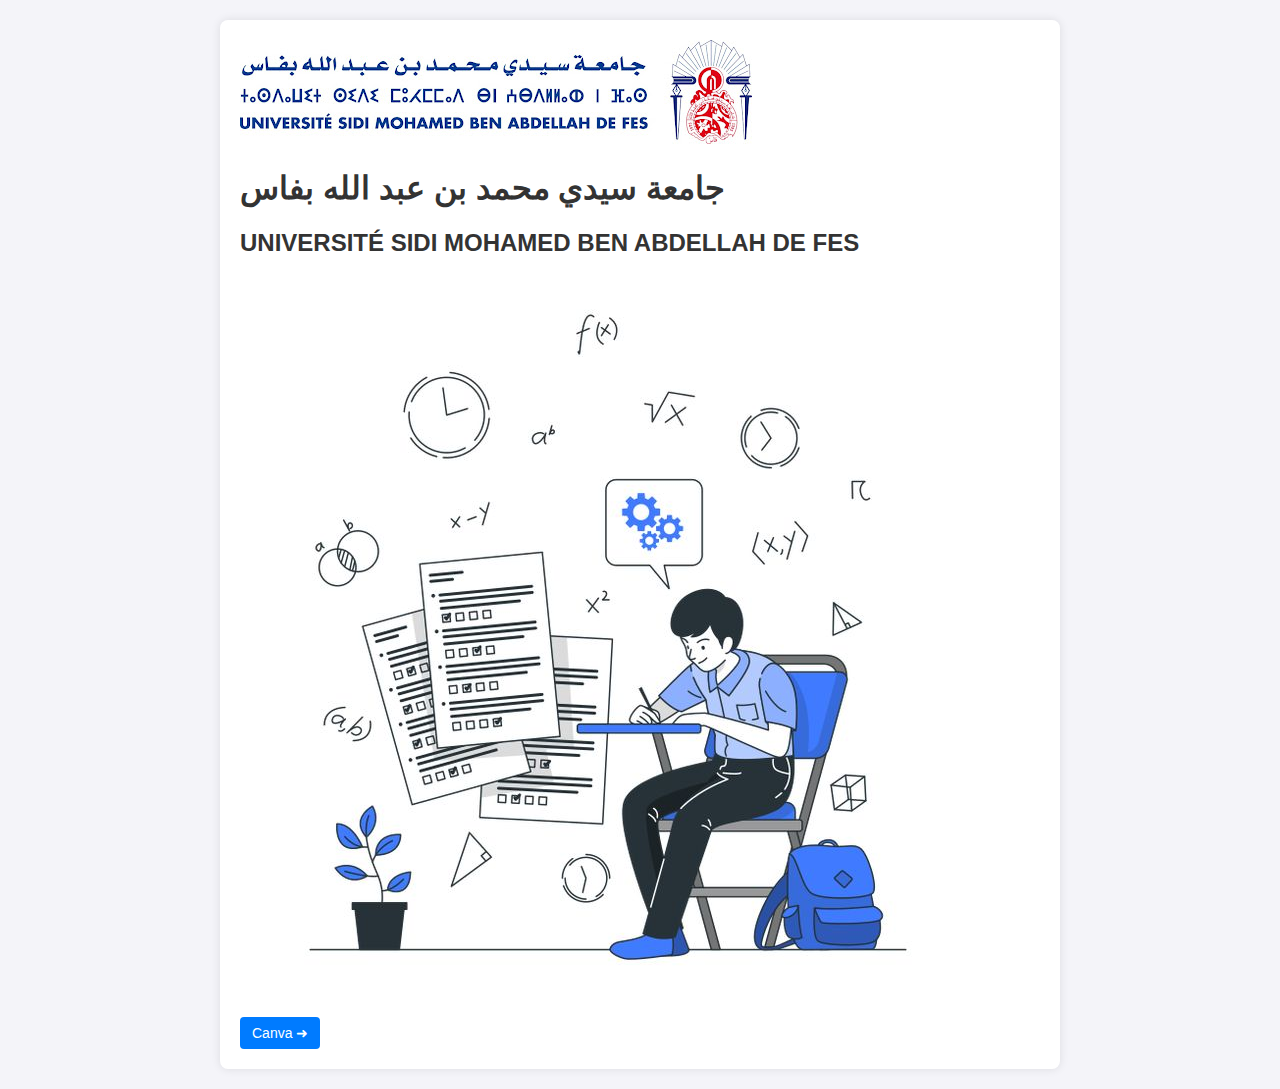
<file: index.html>
<!DOCTYPE html>
<html lang="fr">
<head>
    <meta charset="UTF-8">
    <meta name="viewport" content="width=device-width, initial-scale=1.0">
    <title>Design Exemple</title>
    <link rel="stylesheet" href="styyle.css">
</head>
<body>
    <div class="container">
        <!-- En-tête Université -->
        <div class="header">
            <img src="./unnamed.jpg" alt="Logo Université" class="logo">
            <h1>جامعة سيدي محمد بن عبد الله بفاس</h1>
            <h2>UNIVERSITÉ SIDI MOHAMED BEN ABDELLAH DE FES</h2>
        </div>

        <!-- Section principale -->
        <div class="content">
            <div class="illustration">
                <img src="./31ce82c22ba66d9a66748179fbb8cc78.jpg" >
            </div>
            <div class="right-box">
                <button class="button">
                    Canva
                    <span class="arrow">➜</span>
                </button>
            </div>
        </div>
    </div>
</body>
</html>
</file>
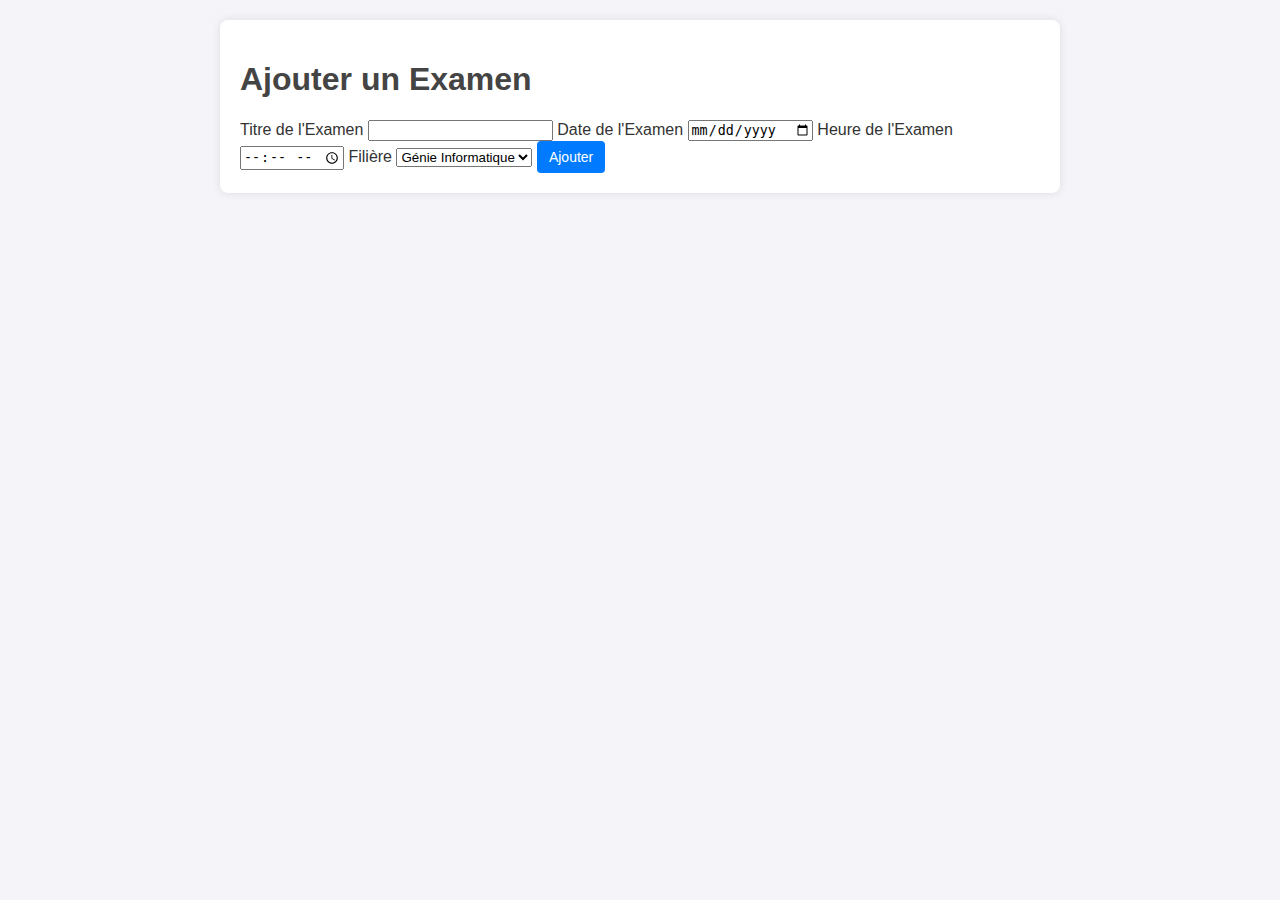
<file: add-exam.html>
<!DOCTYPE html>
<html lang="en">
<head>
    <meta charset="UTF-8">
    <meta name="viewport" content="width=device-width, initial-scale=1.0">
    <title>Ajouter un Examen</title>
    <link rel="stylesheet" href="styles.css">
</head>
<body>
    <div class="container">
        <h1>Ajouter un Examen</h1>
        <form>
            <label for="exam-title">Titre de l'Examen</label>
            <input type="text" id="exam-title" name="exam-title" required>
            
            <label for="exam-date">Date de l'Examen</label>
            <input type="date" id="exam-date" name="exam-date" required>
            
            <label for="exam-time">Heure de l'Examen</label>
            <input type="time" id="exam-time" name="exam-time" required>
            
            <label for="exam-filiere">Filière</label>
            <select id="exam-filiere" name="exam-filiere">
                <option value="genie-info">Génie Informatique</option>
                <option value="genie-meca">Génie Mécanique</option>
                <option value="genie-civil">Génie Civil</option>
            </select>
            
            <button type="submit">Ajouter</button>
        </form>
    </div>
</body>
</html>
</file>
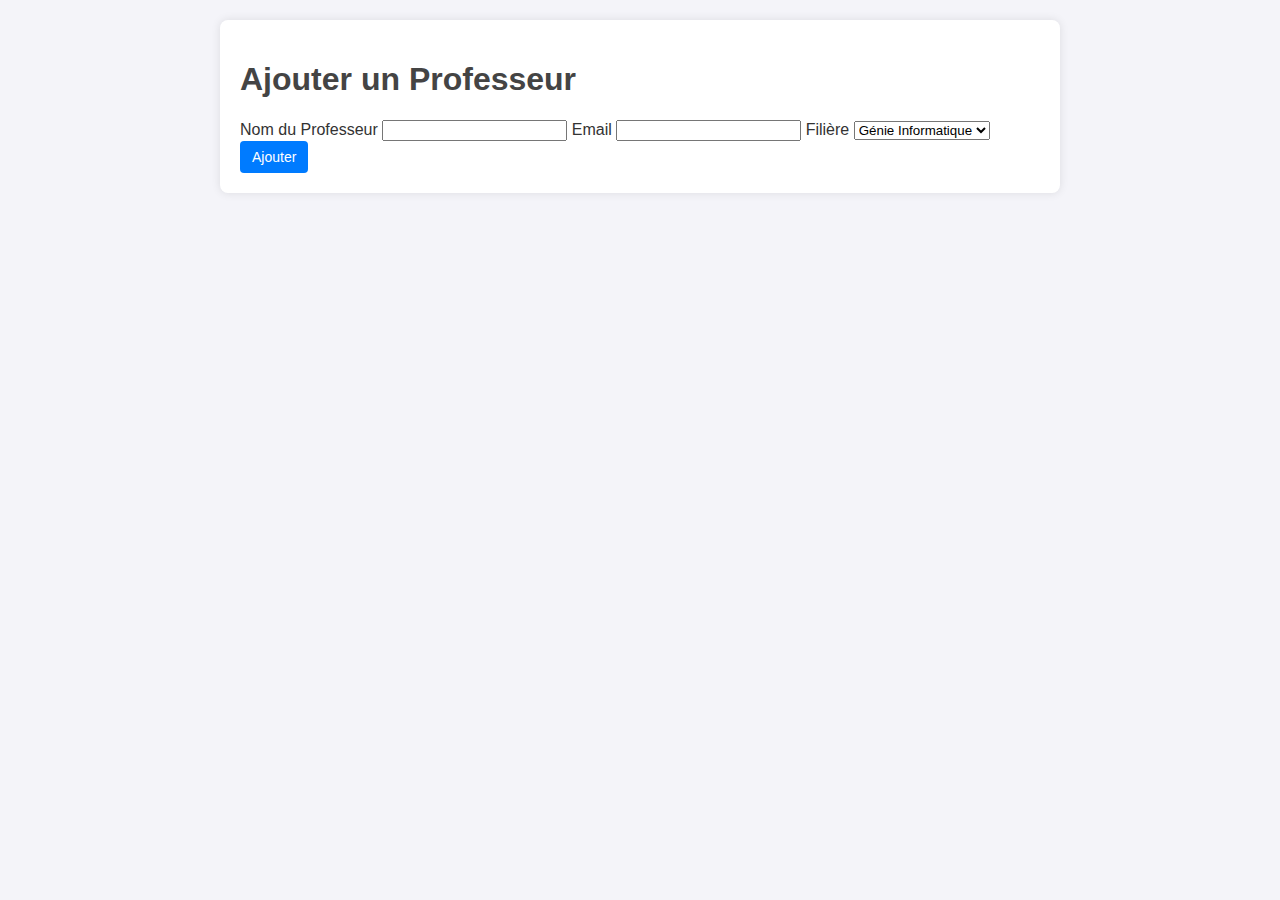
<file: add-prof.html>
<!DOCTYPE html>
<html lang="en">
<head>
    <meta charset="UTF-8">
    <meta name="viewport" content="width=device-width, initial-scale=1.0">
    <title>Ajouter un Professeur</title>
    <link rel="stylesheet" href="styles.css">
</head>
<body>
    <div class="container">
        <h1>Ajouter un Professeur</h1>
        <form>
            <label for="prof-name">Nom du Professeur</label>
            <input type="text" id="prof-name" name="prof-name" required>
            
            <label for="prof-email">Email</label>
            <input type="email" id="prof-email" name="prof-email" required>
            
            <label for="prof-filiere">Filière</label>
            <select id="prof-filiere" name="prof-filiere">
                <option value="genie-info">Génie Informatique</option>
                <option value="genie-meca">Génie Mécanique</option>
                <option value="genie-civil">Génie Civil</option>
            </select>
            
            <button type="submit">Ajouter</button>
        </form>
    </div>
</body>
</html>
</file>
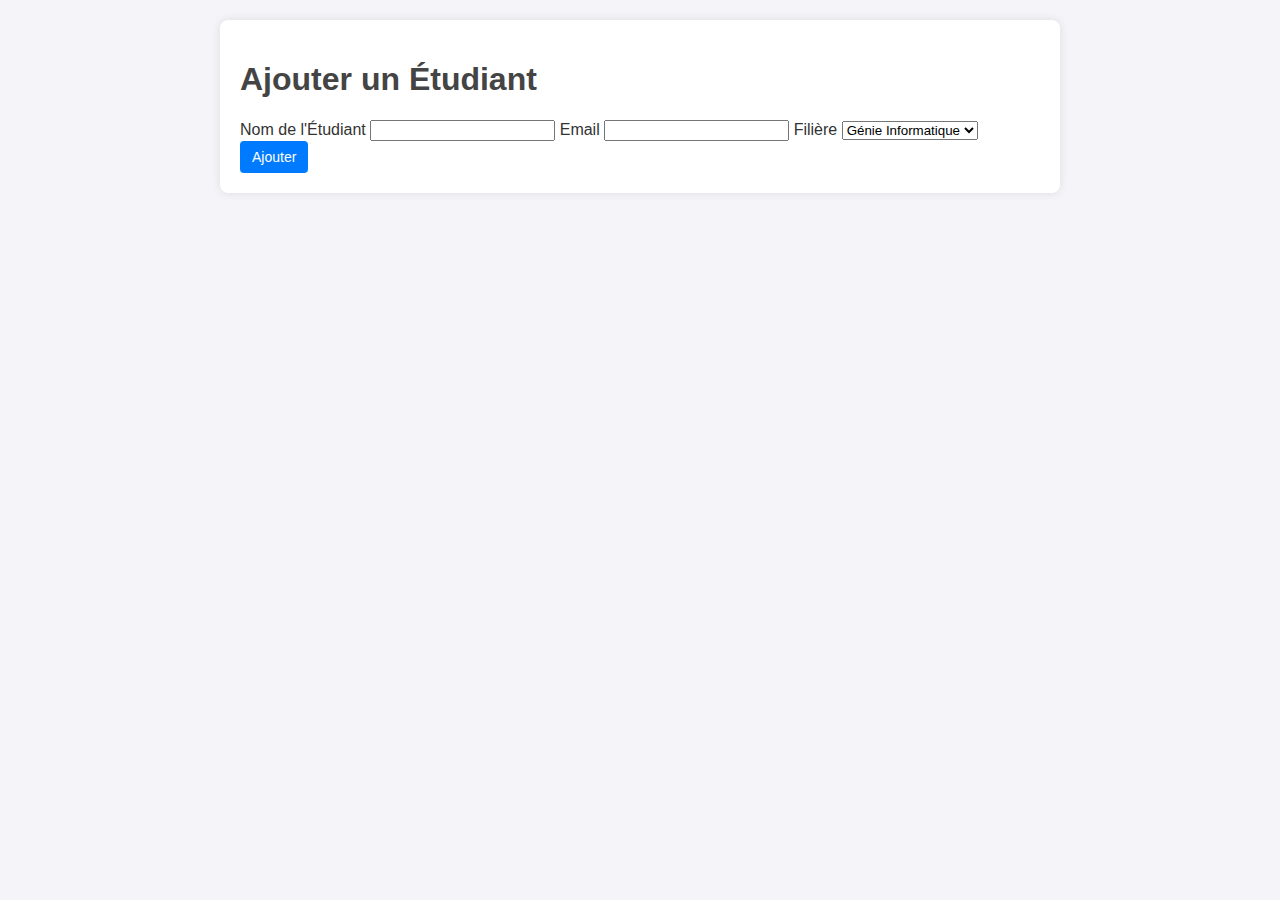
<file: add-student.html>
<!DOCTYPE html>
<html lang="en">
<head>
    <meta charset="UTF-8">
    <meta name="viewport" content="width=device-width, initial-scale=1.0">
    <title>Ajouter un Étudiant</title>
    <link rel="stylesheet" href="styles.css">
</head>
<body>
    <div class="container">
        <h1>Ajouter un Étudiant</h1>
        <form>
            <label for="student-name">Nom de l'Étudiant</label>
            <input type="text" id="student-name" name="student-name" required>
            
            <label for="student-email">Email</label>
            <input type="email" id="student-email" name="student-email" required>
            
            <label for="student-filiere">Filière</label>
            <select id="student-filiere" name="student-filiere">
                <option value="genie-info">Génie Informatique</option>
                <option value="genie-meca">Génie Mécanique</option>
                <option value="genie-civil">Génie Civil</option>
            </select>
            
            <button type="submit">Ajouter</button>
        </form>
    </div>
</body>
</html>
</file>
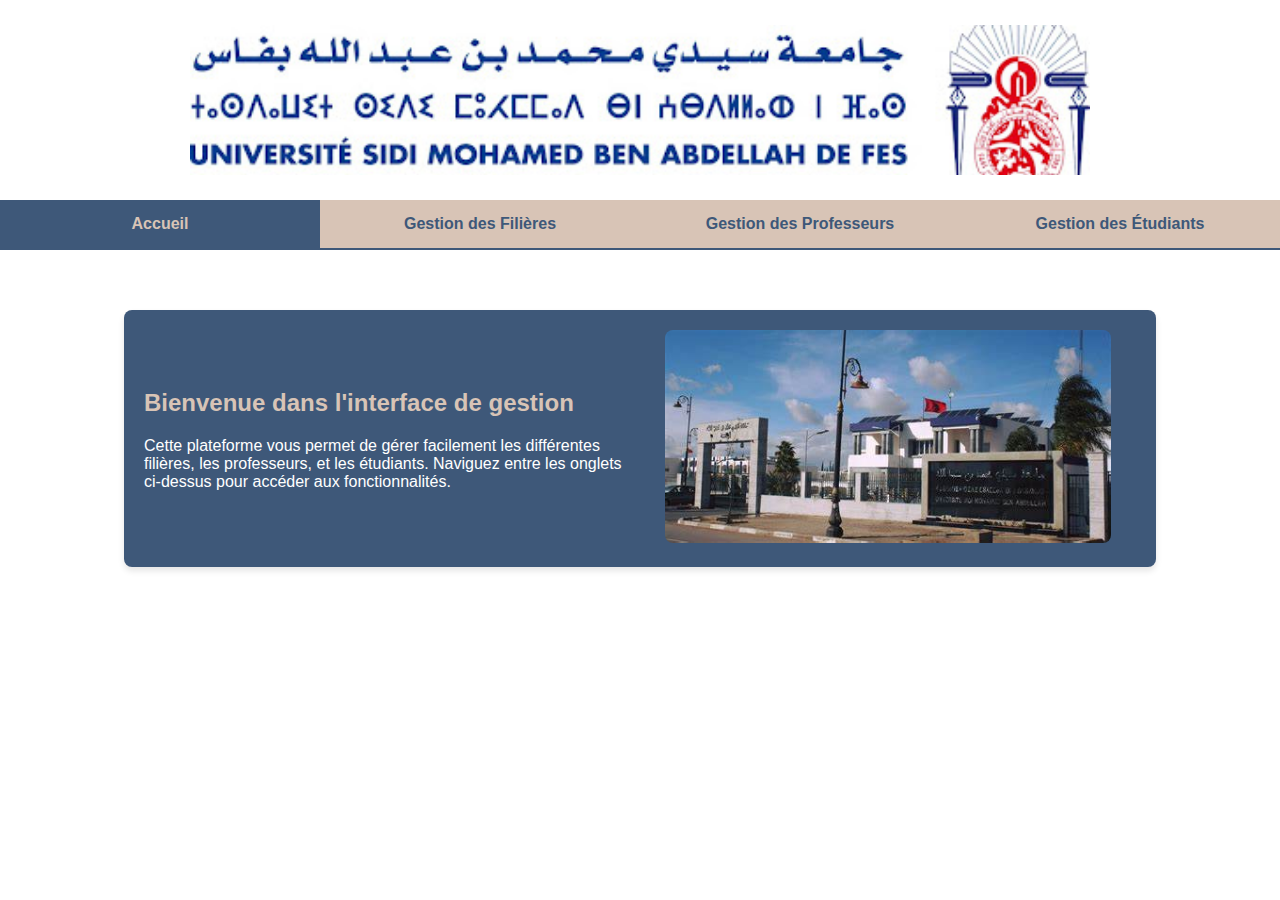
<file: admin.html>
<!DOCTYPE html>
<html lang="en">

<head>
    <meta charset="UTF-8">
    <meta name="viewport" content="width=device-width, initial-scale=1.0">
    <title>Interface de Gestion</title>
    <style>
        body {
            font-family: Arial, sans-serif;
            margin: 0;
            padding: 0;
            background-color: white;
            color: #3E5879;
        }

        /* Header */
        .header {
            width: 100%;
            height: 200px;
            position: relative;
            overflow: hidden;
            display: flex;
            justify-content: center;
            align-items: center;
        }

        .header img {
            width: 900px;
            height: 150px;
            object-fit: cover;
            object-position: center;
        }

        /* Tabs */
        .tabs {
            display: flex;
            background-color: #D8C4B6;
            color: #3E5879;
            font-weight: bold;
            border-bottom: 2px solid #3E5879;
        }

        .tab {
            flex: 1;
            text-align: center;
            padding: 15px;
            cursor: pointer;
            transition: background-color 0.3s ease, color 0.3s ease;
        }

        .tab.active {
            background-color: #3E5879;
            color: #D8C4B6;
        }

        .tab:hover {
            background-color: #CBB29D;
        }

        /* Tab Content */
        .tab-content {
            display: none;
            padding: 20px;
        }

        .tab-content.active {
            display: block;
        }

        /* Accueil Section */
        .accueil-container {
            display: flex;
            justify-content: center;
            align-items: center;
            margin: 40px auto;
            width: 80%;
            background-color: #3E5879;
            padding: 20px;
            border-radius: 8px;
            box-shadow: 0 4px 6px rgba(0, 0, 0, 0.1);
        }

        .accueil-text {
            flex: 1;
            color: white;
        }

        .accueil-text h2 {
            color: #D8C4B6;
            margin-bottom: 20px;
        }

        .accueil-image {
            flex: 1;
            text-align: center;
        }

        .accueil-image img {
            max-width: 90%;
            height: auto;
            border-radius: 8px;
        }

        /* Form Elements */
        label {
            display: block;
            margin-bottom: 8px;
            font-weight: bold;
        }

        input,
        select,
        textarea,
        button {
            width: 100%;
            padding: 10px;
            margin-bottom: 16px;
            border: 1px solid #ccc;
            border-radius: 4px;
            box-sizing: border-box;
        }

        button {
            background-color: #3E5879;
            color: white;
            border: none;
            cursor: pointer;
            padding: 10px 20px;
            font-size: 16px;
        }

        button:hover {
            background-color: #2C3E50;
        }

        .multi-select {
            width: 100%;
            height: 120px;
        }

        .delete-btn {
            background-color: #FF0000;
            color: white;
            padding: 5px 10px;
            border: none;
            cursor: pointer;
            margin-left: 10px;
        }

        .delete-btn:hover {
            background-color: #cc0000;
        }

        .matiere-item {
            display: flex;
            justify-content: space-between;
            align-items: center;
        }

        .matiere-item+.matiere-item {
            margin-top: 10px;
        }
    </style>
</head>

<body>
    <!-- Header Section -->
    <div class="header">
        <img src="unnamed.jpg" alt="Header Image">
    </div>

    <!-- Tabs -->
    <div class="tabs">
        <div class="tab active" data-tab="tab-accueil">Accueil</div>
        <div class="tab" data-tab="tab-filiere">Gestion des Filières</div>
        <div class="tab" data-tab="tab-prof">Gestion des Professeurs</div>
        <div class="tab" data-tab="tab-student">Gestion des Étudiants</div>
    </div>

    <!-- Tab Content -->
    <div id="tab-accueil" class="tab-content active">
        <div class="accueil-container">
            <div class="accueil-text">
                <h2>Bienvenue dans l'interface de gestion</h2>
                <p>
                    Cette plateforme vous permet de gérer facilement les différentes filières,
                    les professeurs, et les étudiants. Naviguez entre les onglets ci-dessus pour accéder
                    aux fonctionnalités.
                </p>
            </div>
            <div class="accueil-image">
                <img src="WhatsApp Image 2024-12-19 at 22.18.48_e99d7042.jpg" alt="Accueil Image">
            </div>
        </div>
    </div>

    <!-- Gestion des Filières -->
    <div id="tab-filiere" class="tab-content">
        <h2>Gérer les Filières</h2>
        <label for="filiere-name">Nom de la Filière</label>
        <input type="text" id="filiere-name" placeholder="Saisir le nom de la filière" required>

        <label for="filiere-students">Nombre d'Étudiants</label>
        <input type="number" id="filiere-students" placeholder="Nombre d'étudiants" required>

        <label for="filiere-matieres">Matières</label>
        <div id="filiere-matieres-container">
            <input type="text" id="matiere-name" placeholder="Ajouter une matière" required>
            <button type="button" onclick="addMatiere()">Ajouter Matière</button>
        </div>
        <ul id="matiere-list"></ul>

        <button type="button" onclick="addFiliere()">Ajouter la Filière</button>
    </div>

    <!-- Gestion des Professeurs -->
    <div id="tab-prof" class="tab-content">
        <h2>Gérer les Professeurs</h2>
        <label for="prof-name">Nom du Professeur</label>
        <input type="text" id="prof-name" placeholder="Saisir le nom complet" required>

        <label for="prof-email">Adresse Mail</label>
        <input type="email" id="prof-email" placeholder="Saisir l'adresse email" required>

        <label for="prof-password">Mot de Passe</label>
        <input type="password" id="prof-password" placeholder="Créer un mot de passe" required>

        <label for="prof-filieres">Filières Enseignées</label>
        <select id="prof-filieres" required>
            <!-- Filières dynamically populated here -->
        </select>

        <label for="prof-matieres">Matières Enseignées</label>
        <select id="prof-matieres" required>
            <!-- Matières dynamically populated here -->
        </select>

        <label for="prof-phone">Numéro de Téléphone</label>
        <input type="text" id="prof-phone" placeholder="Saisir le numéro de téléphone" required>

        <button type="button" onclick="addProf()">Ajouter le Professeur</button>
    </div>

    <!-- Gestion des Étudiants -->
    <div id="tab-student" class="tab-content">
        <h2>Gérer les Étudiants</h2>
        <label for="student-name">Nom Complet</label>
        <input type="text" id="student-name" placeholder="Saisir le nom complet" required>

        <label for="student-filiere">Filière</label>
        <select id="student-filiere" required>
            <!-- Filières dynamically populated here -->
        </select>

        <label for="student-email">Adresse Mail</label>
        <input type="email" id="student-email" placeholder="Créer une adresse email" required>

        <label for="student-password">Mot de Passe</label>
        <input type="password" id="student-password" placeholder="Créer un mot de passe" required>

        <button type="button" onclick="addStudent()">Ajouter l'Étudiant</button>
    </div>

    <script>
        const tabs = document.querySelectorAll('.tab');
        const tabContents = document.querySelectorAll('.tab-content');

        tabs.forEach(tab => {
            tab.addEventListener('click', () => {
                tabs.forEach(t => t.classList.remove('active'));
                tabContents.forEach(tc => tc.classList.remove('active'));

                tab.classList.add('active');
                document.getElementById(tab.dataset.tab).classList.add('active');
            });
        });

        let filieres = [
            { name: 'Informatique', matieres: ['Algèbre', 'Programmation', 'Bases de données'] },
            { name: 'Mathématiques', matieres: ['Calcul', 'Algèbre', 'Géométrie'] },
            { name: 'Physique', matieres: ['Mécanique', 'Thermodynamique', 'Electromagnétisme'] }
        ];

        function addFiliere() {
            const name = document.getElementById('filiere-name').value;
            const students = document.getElementById('filiere-students').value;
            const matieres = Array.from(document.getElementById('matiere-list').children).map(li => li.textContent);

            if (name && students && matieres.length > 0) {
                filieres.push({ name, matieres });
                updateFiliereOptions();
                alert(`Filière "${name}" ajoutée avec succès!`);
                resetFiliereForm();
            }
        }

        function addMatiere() {
            const matiereName = document.getElementById('matiere-name').value;
            if (matiereName) {
                const matiereList = document.getElementById('matiere-list');
                const li = document.createElement('li');
                li.textContent = matiereName;
                li.classList.add('matiere-item');
                const deleteButton = document.createElement('button');
                deleteButton.textContent = 'Supprimer';
                deleteButton.classList.add('delete-btn');
                deleteButton.onclick = () => deleteMatiere(matiereName);
                li.appendChild(deleteButton);
                matiereList.appendChild(li);
                document.getElementById('matiere-name').value = ''; // Clear input
            }
        }

        function deleteMatiere(matiereName) {
            const matiereList = document.getElementById('matiere-list');
            const items = matiereList.getElementsByClassName('matiere-item');
            for (let i = 0; i < items.length; i++) {
                if (items[i].textContent.includes(matiereName)) {
                    matiereList.removeChild(items[i]);
                    break;
                }
            }
        }

        function resetFiliereForm() {
            document.getElementById('filiere-name').value = '';
            document.getElementById('filiere-students').value = '';
            document.getElementById('matiere-list').innerHTML = '';
        }

        function updateFiliereOptions() {
            const profSelect = document.getElementById('prof-filieres');
            const studentSelect = document.getElementById('student-filiere');
            [profSelect, studentSelect].forEach(select => {
                select.innerHTML = '<option value="">Choisissez une Filière</option>';
                filieres.forEach(filiere => {
                    const option = document.createElement('option');
                    option.value = filiere.name;
                    option.textContent = filiere.name;
                    select.appendChild(option);
                });
            });
        }

        // Initialize
        updateFiliereOptions();
    </script>
</body>

</html>
</file>
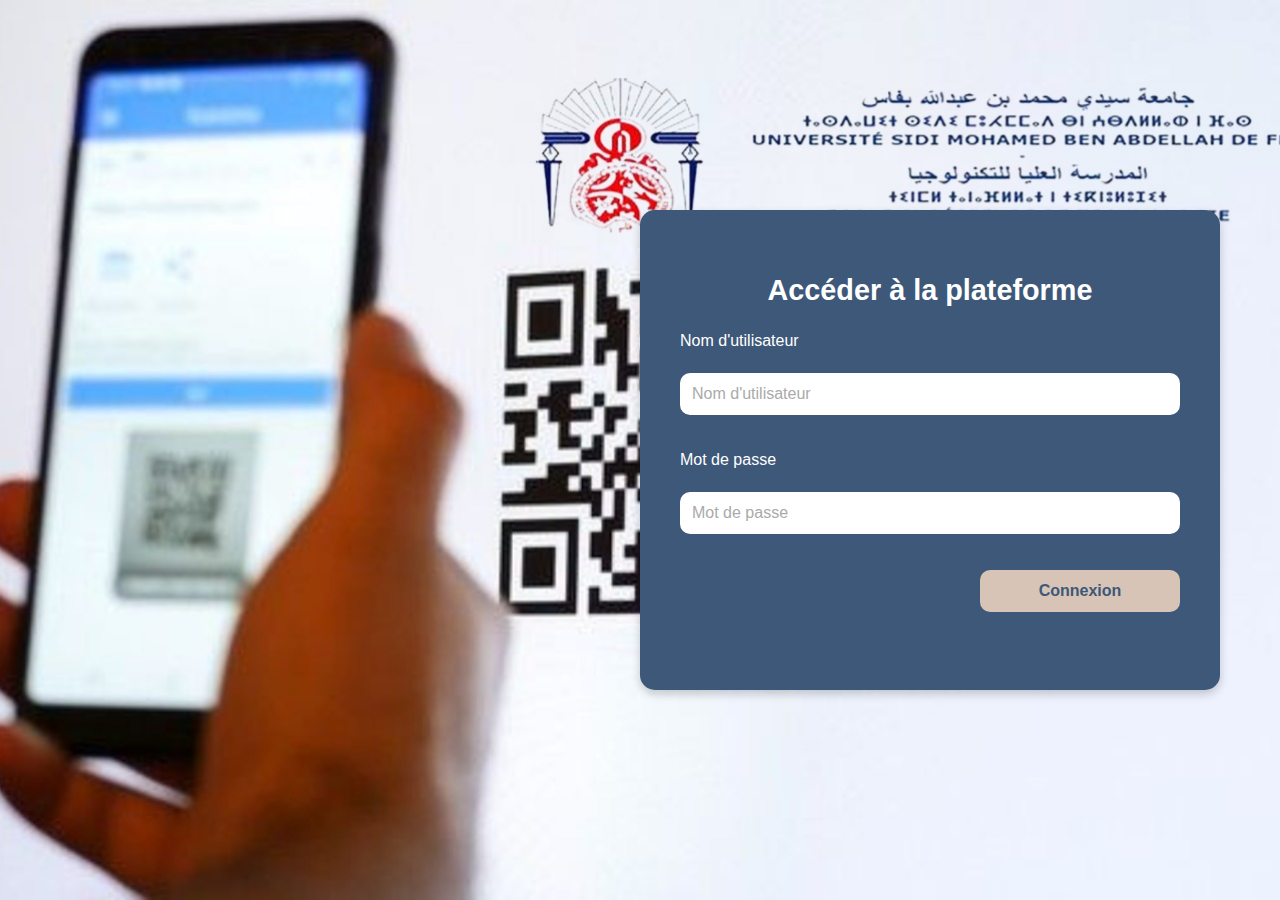
<file: login.html>
<!DOCTYPE html>
<html lang="en">
<head>
    <meta charset="UTF-8">
    <meta name="viewport" content="width=device-width, initial-scale=1.0">
    <title>Login Page</title>
    <style>
        /* Style général */
        body {
            margin: 0;
            padding: 0;
            font-family: Arial, sans-serif;
            display: flex;
            justify-content: center;
            align-items: center;
            min-height: 100vh;
            background-color: #f2f2f2;
        }

        /* Conteneur principal */
        .container {
            position: relative;
            width: 100%;
            height: 100vh;
            display: flex;
            justify-content: flex-end;
            align-items: center;
            overflow: hidden;
        }

        /* Image de fond */
        .background img {
            position: absolute;
            top: 0;
            left: 0;
            width: 100%;
            height: 100%;
            object-fit: cover;
            z-index: -1;
        }

        /* Boîte de connexion */
        .login-box {
            background-color: #3E5879;
            color: #fff;
            width: 500px; /* Agrandit la largeur */
            height: 400px; /* Agrandit la hauteur */
            padding: 40px;
            border-radius: 15px;
            margin-right: 60px;
            box-shadow: 0px 4px 10px rgba(0, 0, 0, 0.2);
        }

        .login-box h2 {
            text-align: center;
            margin-bottom: 25px;
            font-size: 1.8em;
            color: #fff;
        }

        /* Style du formulaire */
        form {
            display: flex;
            flex-direction: column;
            justify-content: space-between;
            height: 70%; /* Pour bien espacer les éléments */
        }

        label {
            margin-bottom: 8px;
            font-size: 1em;
        }

        input {
            padding: 12px;
            border: none;
            border-radius: 10px;
            font-size: 1em;
            margin-bottom: 20px;
            color: #333;
        }

        input::placeholder {
            color: #aaa;
        }

        button {
            padding: 12px;
            background-color: #D8C4B6;
            color: #3E5879;
            font-size: 1em;
            border: none;
            border-radius: 10px;
            cursor: pointer;
            font-weight: bold;
            transition: background-color 0.3s;
            align-self: flex-end; /* Bouton à droite */
            width: 40%; /* Largeur ajustée */
        }

        button:hover {
            background-color: #c4afa2;
        }
    </style>
</head>
<body>
    <div class="container">
        <div class="background">
            <img src="WhatsApp Image 2024-12-19 at 22.19.18_23e4e5ec.jpg" alt="Background Image">
        </div>
        <div class="login-box">
            <h2>Accéder à la plateforme</h2>
            <form>
                <label for="username">Nom d'utilisateur</label>
                <input type="text" id="username" placeholder="Nom d'utilisateur">
                
                <label for="password">Mot de passe</label>
                <input type="password" id="password" placeholder="Mot de passe">
                
                <button type="submit">Connexion</button>
            </form>
        </div>
    </div>
</body>
</html>
</file>
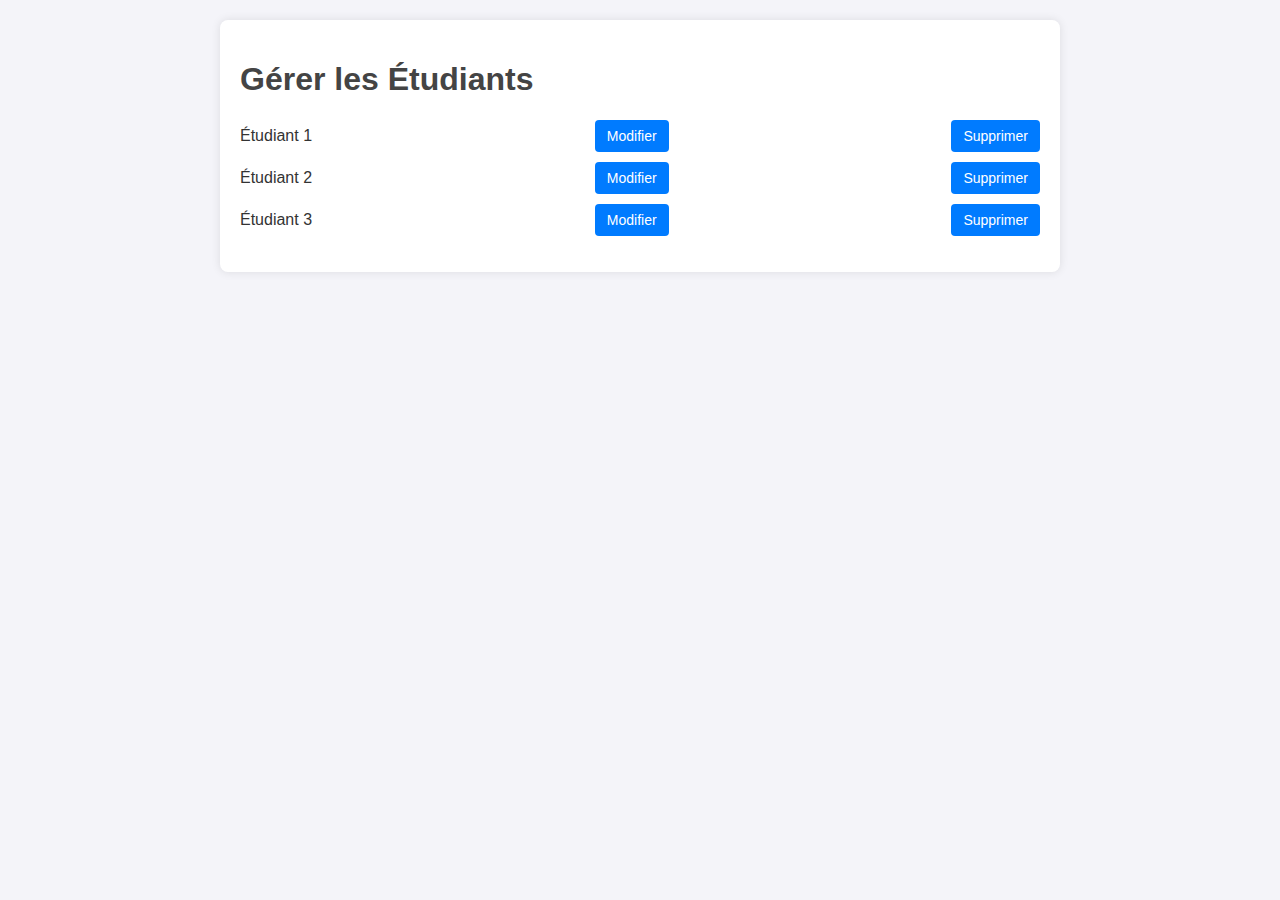
<file: manage-students.html>
<!DOCTYPE html>
<html lang="en">
<head>
    <meta charset="UTF-8">
    <meta name="viewport" content="width=device-width, initial-scale=1.0">
    <title>Gérer les Étudiants</title>
    <link rel="stylesheet" href="styles.css">
</head>
<body>
    <div class="container">
        <h1>Gérer les Étudiants</h1>
        <ul>
            <li>Étudiant 1 <button>Modifier</button> <button>Supprimer</button></li>
            <li>Étudiant 2 <button>Modifier</button> <button>Supprimer</button></li>
            <li>Étudiant 3 <button>Modifier</button> <button>Supprimer</button></li>
        </ul>
    </div>
</body>
</html>
</file>
<file: styyle.css>
body {
    font-family: Arial, sans-serif;
    margin: 0;
    padding: 0;
    background-color: #f4f4f9;
    color: #333;
}

.container {
    max-width: 800px;
    margin: 20px auto;
    padding: 20px;
    background: white;
    border-radius: 8px;
    box-shadow: 0 0 10px rgba(0, 0, 0, 0.1);
}

header {
    display: flex;
    justify-content: flex-end;
    /* align-items: center; */
    margin-bottom: 20px;
}

.profile {
    display: flex;
    align-items: center;
}

.profile-img {
    width: 50px;
    height: 50px;
    border-radius: 50%;
    margin-right: 10px;
}

button {
    padding: 8px 12px;
    background-color: #007bff;
    color: white;
    border: none;
    border-radius: 4px;
    cursor: pointer;
    font-size: 14px;
}

button:hover {
    background-color: #0056b3;
}

.exam-list {
    list-style: none;
    padding: 0;
}

.exam-list li {
    margin: 15px 0;
    padding: 15px;
    background-color: #f8f9fa;
    border-radius: 8px;
    display: flex;
    justify-content: space-between;
    align-items: center;
    border: 1px solid #ddd;
}

.exam-list li .time-left {
    font-weight: bold;
    color: #6c757d;
}

.exam-list li .scan-btn {
    padding: 8px 12px;
    background-color: #28a745;
    color: white;
    border: none;
    border-radius: 4px;
    cursor: pointer;
}

.exam-list li .scan-btn.disabled {
    background-color: #d6d8db;
    cursor: not-allowed;
}

button:disabled {
    background-color: #d6d8db;
    cursor: not-allowed;
}
</file>
<file: styles.css>
body {
    font-family: Arial, sans-serif;
    margin: 0;
    padding: 0;
    background-color: #f4f4f9;
    color: #333;
}
header{
    display :flex ;
    justify-content: flex-end;
}
.profile{
    display: flex;
    align-items: center;
}
.profile-img{
    margin-right: 10px;
    border-radius: 50%;
    width: 50px;
    height: 50px;
}
.container {
    max-width: 800px;
    margin: 20px auto;
    padding: 20px;
    background: white;
    border-radius: 8px;
    box-shadow: 0 0 10px rgba(0, 0, 0, 0.1);
}

h1, h2 {
    color: #444;
}

ul {
    list-style: none;
    padding: 0;
}

ul li {
    margin: 10px 0;
    display: flex;
    justify-content: space-between;
    align-items: center;
}

button {
    padding: 8px 12px;
    background-color: #007bff;
    color: white;
    border: none;
    border-radius: 4px;
    cursor: pointer;
    font-size: 14px;
}

button:hover {
    background-color: #0056b3;
}

.exam-list .exam {
    padding: 10px;
    border: 1px solid #ddd;
    border-radius: 4px;
    margin: 10px 0;
}

.exam.passed {
    background-color: #e9ecef;
    color: #6c757d;
}

.exam.upcoming {
    background-color: #fff3cd;
    color: #856404;
}

.hidden {
    display: none;
}
</file>
